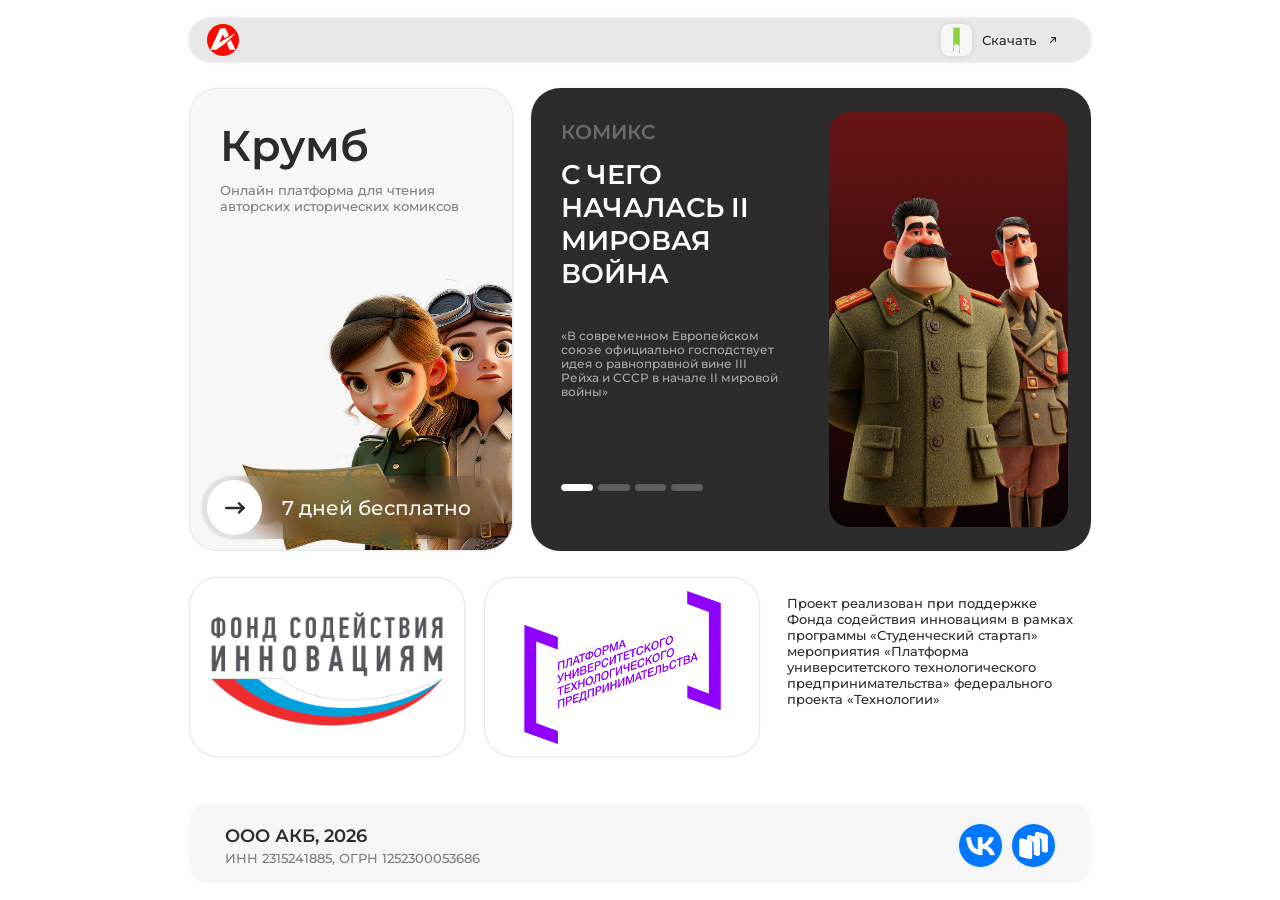
<file: index.html>
<!DOCTYPE html>
<html lang="ru">
  <head>
    <meta charset="UTF-8" />
    <meta http-equiv="refresh" content="0; url=pages/index.html" />
    <meta name="viewport" content="width=device-width, initial-scale=1.0" />
    <title>Крумб</title>
    <link
      rel="icon"
      href="assets/index/icon-logo-comics.svg"
      type="image/svg+xml"
    />
    <link rel="canonical" href="pages/index.html" />
    <script>
      location.replace("pages/index.html");
    </script>
  </head>
  <body>
    <p>
      <a href="pages/index.html">Перейти на главную</a>
      ·
      <a href="pages/subscribe.html">Подписка</a>
    </p>
  </body>
</html>
</file>
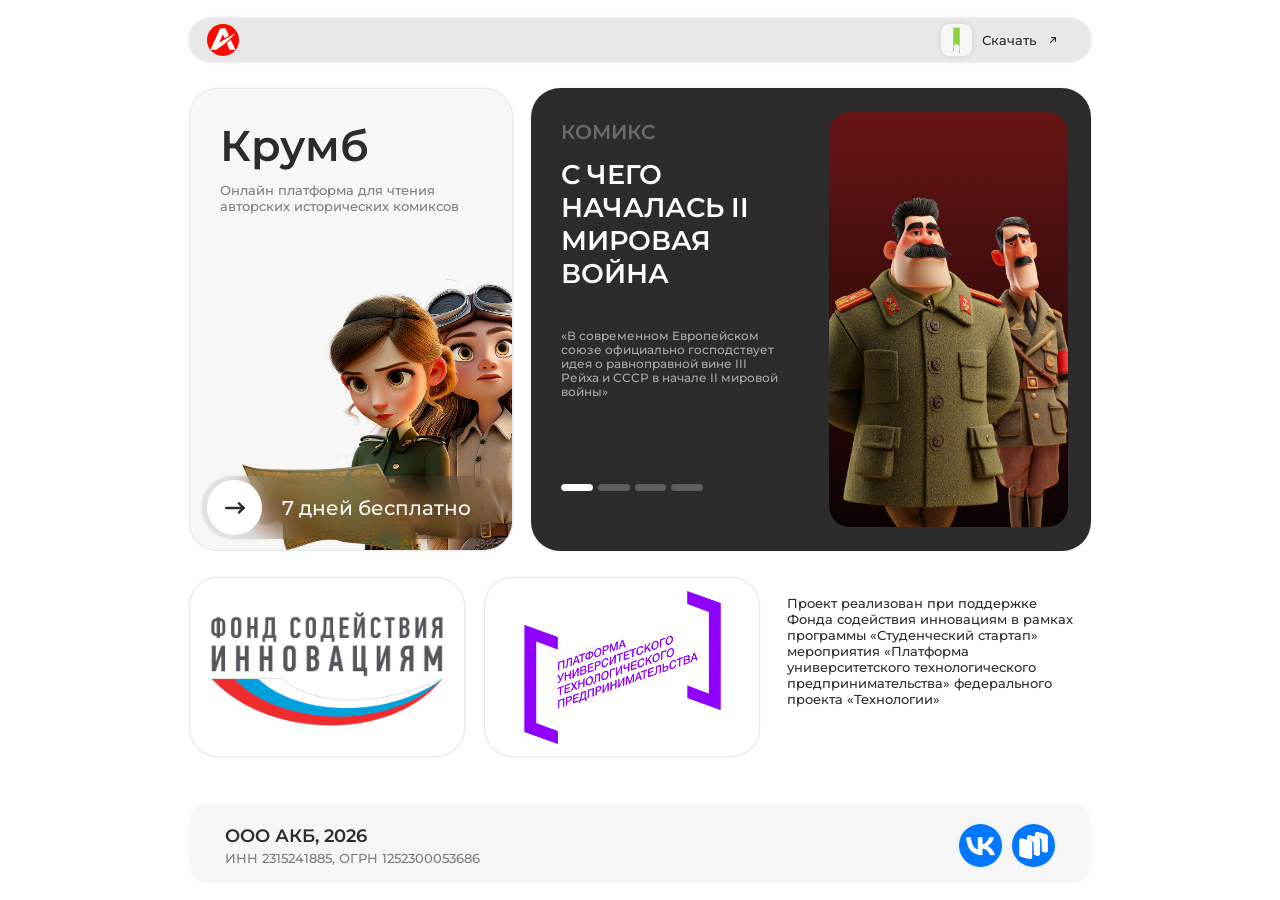
<file: pages/index.html>
<!DOCTYPE html>
<html
  lang="ru"
  data-artboard-w="1920"
  data-artboard-h="1080"
  data-artboard-w-mobile="440"
  data-artboard-h-mobile="0"
>
  <head>
    <meta charset="UTF-8" />
    <meta name="viewport" content="width=device-width, initial-scale=1.0" />
    <title>Крумб — стартап</title>
    <link
      rel="icon"
      href="../assets/index/icon-logo-comics.svg"
      type="image/svg+xml"
    />
    <link rel="preconnect" href="https://fonts.googleapis.com" />
    <link rel="preconnect" href="https://fonts.gstatic.com" crossorigin />
    <link
      href="https://fonts.googleapis.com/css2?family=Montserrat:wght@400;500;600&display=swap"
      rel="stylesheet"
    />
    <link rel="stylesheet" href="../css/reset.css" />
    <link rel="stylesheet" href="../css/tokens.css" />
    <link rel="stylesheet" href="../css/layout.css" />
    <link rel="stylesheet" href="../css/index.css" />
    <link rel="stylesheet" href="../css/startup.css" />
  </head>
  <body>
    <div class="page page-startup">
      <header class="header">
        <div class="header__bar">
          <span class="header__logo" aria-hidden="true">
            <img src="../assets/index/icon-logo.png" alt="" width="38" height="38" />
          </span>
          <div class="header__actions">
            <a
              class="header__download"
              href="https://www.rustore.ru/catalog/app/com.comics.rneapp"
              target="_blank"
              rel="noopener noreferrer"
              aria-label="Скачать в RuStore"
            >
              <span class="header__download-icon">
                <img
                  src="../assets/index/icon-logo-comics.svg"
                  alt=""
                  width="38"
                  height="38"
                />
              </span>
              <span class="header__download-label">Скачать</span>
              <img
                class="header__download-arrow"
                src="../assets/index/icon-arrow-link.svg"
                alt=""
                width="8"
                height="8"
              />
            </a>
          </div>
        </div>
      </header>
      <main>
        <div class="hero-row">
          <section class="brand" aria-label="Крумб">
            <div class="brand__card">
              <h1 class="brand__title">Крумб</h1>
              <p class="brand__subtitle">
                Онлайн платформа для чтения авторских исторических комиксов
              </p>
              <div class="brand__art" aria-hidden="true">
                <img
                  src="../assets/index/img-left-div.png"
                  alt=""
                  width="417"
                  height="364"
                />
              </div>
              <div
                class="brand__slider"
                data-slider
                data-slider-href="https://www.rustore.ru/catalog/app/com.comics.rneapp"
              >
                <div class="brand__slider-label-wrap" data-slider-mask>
                  <p class="brand__slider-label">7 дней бесплатно</p>
                </div>
                <button
                  class="brand__slider-knob"
                  type="button"
                  data-slider-knob
                  aria-label="Проведите, чтобы продолжить"
                >
                  <img
                    src="../assets/index/icon-arrow-slider.svg"
                    alt=""
                    width="66"
                    height="66"
                  />
                </button>
              </div>
            </div>
          </section>

          <section
            class="featured"
            aria-label="Комиксы"
            data-featured-carousel
          >
            <div class="featured__card">
              <div class="featured__stage">
                <div class="featured__copy">
                  <p class="featured__eyebrow">КОМИКС</p>
                  <div class="featured__copy-slot is-active" data-featured-copy-a>
                    <h2 class="featured__title" data-featured-title></h2>
                    <p class="featured__quote" data-featured-quote></p>
                  </div>
                  <div class="featured__copy-slot" data-featured-copy-b aria-hidden="true">
                    <h2 class="featured__title" data-featured-title></h2>
                    <p class="featured__quote" data-featured-quote></p>
                  </div>
                </div>
                <div class="featured__media">
                  <div class="featured__media-slot is-active" data-featured-media-a>
                    <img data-featured-img alt="" width="287" height="499" />
                  </div>
                  <div class="featured__media-slot" data-featured-media-b aria-hidden="true">
                    <img data-featured-img alt="" width="287" height="499" />
                  </div>
                </div>
              </div>
              <div class="featured__dots" role="tablist" aria-label="Слайды">
                <button
                  class="featured__dot is-active"
                  type="button"
                  role="tab"
                  aria-selected="true"
                  aria-label="Слайд 1"
                  data-featured-dot
                  data-index="0"
                >
                  <span class="featured__dot-fill" aria-hidden="true"></span>
                </button>
                <button
                  class="featured__dot"
                  type="button"
                  role="tab"
                  aria-selected="false"
                  aria-label="Слайд 2"
                  data-featured-dot
                  data-index="1"
                >
                  <span class="featured__dot-fill" aria-hidden="true"></span>
                </button>
                <button
                  class="featured__dot"
                  type="button"
                  role="tab"
                  aria-selected="false"
                  aria-label="Слайд 3"
                  data-featured-dot
                  data-index="2"
                >
                  <span class="featured__dot-fill" aria-hidden="true"></span>
                </button>
                <button
                  class="featured__dot"
                  type="button"
                  role="tab"
                  aria-selected="false"
                  aria-label="Слайд 4"
                  data-featured-dot
                  data-index="3"
                >
                  <span class="featured__dot-fill" aria-hidden="true"></span>
                </button>
              </div>
            </div>
            <div
              class="featured__swipe"
              data-featured-swipe
              aria-hidden="true"
            ></div>
          </section>
        </div>

        <section class="partners" aria-label="Партнёры">
          <div class="partners__card partners__card--fond">
            <img
              class="partners__logo"
              src="../assets/img-fond-sodeystvia-innovacian.png"
              alt="Фонд содействия инновациям"
              width="332"
              height="172"
            />
          </div>
          <div class="partners__card partners__card--utp">
            <img
              class="partners__logo"
              src="../assets/img-platfoma-utp.png"
              alt="Платформа университетского технологического предпринимательства"
              width="240"
              height="186"
            />
          </div>
          <p class="partners__text">
            Проект реализован при поддержке Фонда содействия инновациям в рамках
            программы «Студенческий стартап» мероприятия «Платформа
            университетского технологического предпринимательства» федерального
            проекта «Технологии»
          </p>
        </section>

        <footer class="footer footer--no-legal">
          <div class="footer__card">
            <div class="footer__company">
              <p class="footer__company-name">ООО АКБ, 2026</p>
              <p class="footer__company-meta">
                ИНН 2315241885, ОГРН 1252300053686
              </p>
            </div>
            <div class="footer__socials">
              <a
                class="footer__vk"
                href="https://vk.ru/club233293559"
                target="_blank"
                rel="noopener noreferrer"
                aria-label="ВКонтакте"
              >
                <img
                  src="../assets/index/icon-vk.png"
                  alt=""
                  width="52"
                  height="52"
                />
              </a>
              <a
                class="footer__rustore"
                href="https://www.rustore.ru/catalog/app/com.comics.rneapp"
                target="_blank"
                rel="noopener noreferrer"
                aria-label="RuStore"
              >
                <img
                  src="../assets/index/icon-rustore.png"
                  alt=""
                  width="52"
                  height="52"
                />
              </a>
            </div>
          </div>
        </footer>
      </main>
    </div>
    <div class="viewport-unsupported" hidden>
      Мы пока не поддерживаем этот формат. Откройте страницу на компьютере.
    </div>

    <script src="../js/design-viewport.js"></script>
    <script src="../js/slide-unlock.js"></script>
    <script src="../js/featured-carousel.js"></script>
  </body>
</html>
</file>
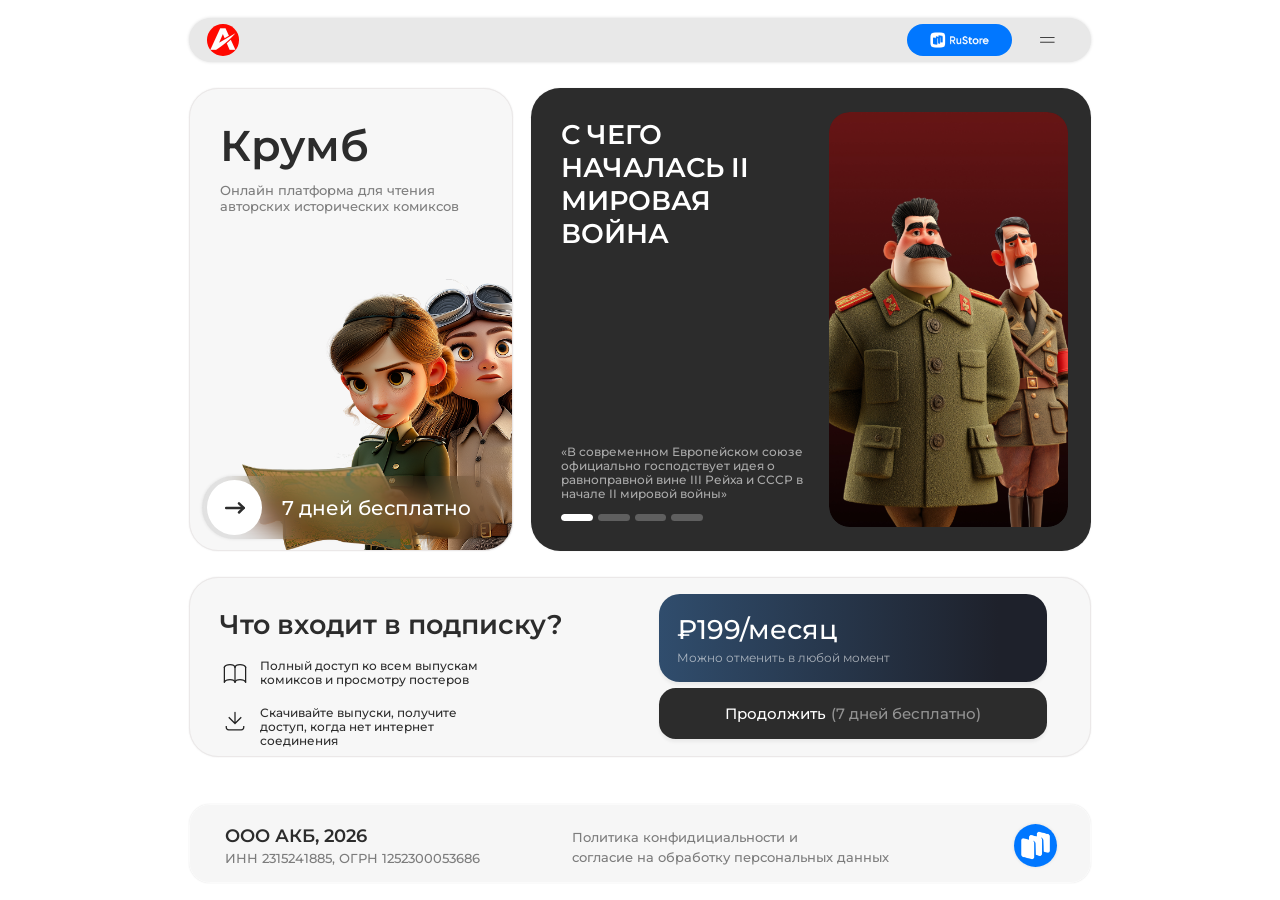
<file: pages/subscribe.html>
<!DOCTYPE html>
<html
  lang="ru"
  data-artboard-w="1920"
  data-artboard-h="1080"
  data-artboard-w-mobile="440"
  data-artboard-h-mobile="0"
>
  <head>
    <meta charset="UTF-8" />
    <meta name="viewport" content="width=device-width, initial-scale=1.0" />
    <title>Крумб</title>
    <link
      rel="icon"
      href="../assets/index/icon-logo-comics.svg"
      type="image/svg+xml"
    />
    <link rel="preconnect" href="https://fonts.googleapis.com" />
    <link rel="preconnect" href="https://fonts.gstatic.com" crossorigin />
    <link
      href="https://fonts.googleapis.com/css2?family=Montserrat:wght@400;500;600&display=swap"
      rel="stylesheet"
    />
    <link rel="stylesheet" href="../css/reset.css" />
    <link rel="stylesheet" href="../css/tokens.css" />
    <link rel="stylesheet" href="../css/layout.css" />
    <link rel="stylesheet" href="../css/index.css" />
  </head>
  <body>
    <div class="page page-index">
      <header class="header">
        <div class="header__bar">
          <span class="header__logo" aria-hidden="true">
            <img src="../assets/index/icon-logo.png" alt="" width="38" height="38" />
          </span>
          <div class="header__actions">
            <a
              class="header__rustore"
              href="https://www.rustore.ru/"
              target="_blank"
              rel="noopener noreferrer"
              aria-label="RuStore"
            >
              <img
                src="../assets/index/button-rustore.png"
                alt=""
                width="126"
                height="38"
              />
            </a>
            <span class="header__menu" aria-hidden="true">
              <img
                src="../assets/index/icon-burger-menu.svg"
                alt=""
                width="21"
                height="8"
              />
            </span>
          </div>
        </div>
      </header>
      <main>
        <div class="hero-row">
          <section class="brand" aria-label="Крумб">
            <div class="brand__card">
              <h1 class="brand__title">Крумб</h1>
              <p class="brand__subtitle">
                Онлайн платформа для чтения авторских исторических комиксов
              </p>
              <div class="brand__art" aria-hidden="true">
                <img
                  src="../assets/index/img-left-div.png"
                  alt=""
                  width="417"
                  height="364"
                />
              </div>
              <div class="brand__slider" data-slider>
                <div class="brand__slider-label-wrap" data-slider-mask>
                  <p class="brand__slider-label">7 дней бесплатно</p>
                </div>
                <button
                  class="brand__slider-knob"
                  type="button"
                  data-slider-knob
                  aria-label="Проведите, чтобы продолжить"
                >
                  <img
                    src="../assets/index/icon-arrow-slider.svg"
                    alt=""
                    width="66"
                    height="66"
                  />
                </button>
              </div>
            </div>
          </section>

          <section
            class="featured"
            aria-label="Комиксы"
            data-featured-carousel
          >
            <div class="featured__card">
              <div class="featured__stage">
                <div class="featured__copy">
                  <div class="featured__copy-slot is-active" data-featured-copy-a>
                    <h2 class="featured__title" data-featured-title></h2>
                    <p class="featured__quote" data-featured-quote></p>
                  </div>
                  <div class="featured__copy-slot" data-featured-copy-b aria-hidden="true">
                    <h2 class="featured__title" data-featured-title></h2>
                    <p class="featured__quote" data-featured-quote></p>
                  </div>
                </div>
                <div class="featured__media">
                  <div class="featured__media-slot is-active" data-featured-media-a>
                    <img data-featured-img alt="" width="287" height="499" />
                  </div>
                  <div class="featured__media-slot" data-featured-media-b aria-hidden="true">
                    <img data-featured-img alt="" width="287" height="499" />
                  </div>
                </div>
              </div>
              <div class="featured__dots" role="tablist" aria-label="Слайды">
                <button
                  class="featured__dot is-active"
                  type="button"
                  role="tab"
                  aria-selected="true"
                  aria-label="Слайд 1"
                  data-featured-dot
                  data-index="0"
                >
                  <span class="featured__dot-fill" aria-hidden="true"></span>
                </button>
                <button
                  class="featured__dot"
                  type="button"
                  role="tab"
                  aria-selected="false"
                  aria-label="Слайд 2"
                  data-featured-dot
                  data-index="1"
                >
                  <span class="featured__dot-fill" aria-hidden="true"></span>
                </button>
                <button
                  class="featured__dot"
                  type="button"
                  role="tab"
                  aria-selected="false"
                  aria-label="Слайд 3"
                  data-featured-dot
                  data-index="2"
                >
                  <span class="featured__dot-fill" aria-hidden="true"></span>
                </button>
                <button
                  class="featured__dot"
                  type="button"
                  role="tab"
                  aria-selected="false"
                  aria-label="Слайд 4"
                  data-featured-dot
                  data-index="3"
                >
                  <span class="featured__dot-fill" aria-hidden="true"></span>
                </button>
              </div>
            </div>
            <div
              class="featured__swipe"
              data-featured-swipe
              aria-hidden="true"
            ></div>
          </section>
        </div>

        <section class="subscribe" aria-label="Подписка">
          <div class="subscribe__card">
            <div class="subscribe__left">
              <h2 class="subscribe__title">Что входит в подписку?</h2>
              <ul class="subscribe__features">
                <li class="subscribe__feature">
                  <img
                    class="subscribe__feature-icon"
                    src="../assets/index/icon-book.svg"
                    alt=""
                    width="36"
                    height="36"
                  />
                  <p class="subscribe__feature-text">
                    Полный доступ ко всем выпускам комиксов и просмотру постеров
                  </p>
                </li>
                <li class="subscribe__feature">
                  <img
                    class="subscribe__feature-icon"
                    src="../assets/index/icon-download.svg"
                    alt=""
                    width="36"
                    height="36"
                  />
                  <p class="subscribe__feature-text">
                    Скачивайте выпуски, получите доступ, когда нет интернет
                    соединения
                  </p>
                </li>
              </ul>
            </div>
            <div class="subscribe__right">
              <div class="subscribe__price">
                <p class="subscribe__price-value">₽199/месяц</p>
                <p class="subscribe__price-note">Можно отменить в любой момент</p>
              </div>
              <span class="subscribe__cta" aria-hidden="true">
                <span class="subscribe__cta-main">Продолжить</span>
                <span class="subscribe__cta-free">(7 дней бесплатно)</span>
              </span>
            </div>
          </div>
        </section>

        <footer class="footer">
          <div class="footer__card">
            <div class="footer__company">
              <p class="footer__company-name">ООО АКБ, 2026</p>
              <p class="footer__company-meta">
                ИНН 2315241885, ОГРН 1252300053686
              </p>
            </div>
            <div class="footer__legal">
              <button
                type="button"
                class="footer__legal-link"
                data-legal-open="privacy"
              >
                <span class="footer__legal-line"
                  >Политика конфидициальности и</span
                >
                <span class="footer__legal-line"
                  >согласие на обработку персональных данных</span
                >
              </button>
            </div>
            <a
              class="footer__rustore"
              href="https://www.rustore.ru/"
              target="_blank"
              rel="noopener noreferrer"
              aria-label="RuStore"
            >
              <img
                src="../assets/index/icon-rustore.png"
                alt=""
                width="52"
                height="52"
              />
            </a>
          </div>
        </footer>
      </main>
    </div>
    <div class="viewport-unsupported" hidden>
      Мы пока не поддерживаем этот формат. Откройте страницу на компьютере.
    </div>

    <div
      class="legal-modal"
      data-legal-modal
      hidden
      aria-hidden="true"
    >
      <div class="legal-modal__backdrop" data-legal-close tabindex="-1"></div>
      <div
        class="legal-modal__dialog"
        role="dialog"
        aria-modal="true"
        aria-labelledby="legal-modal-title"
      >
        <button
          type="button"
          class="legal-modal__close"
          data-legal-close
          aria-label="Закрыть"
        >
          <span class="legal-modal__close-icon" aria-hidden="true"></span>
        </button>
        <h2 class="legal-modal__title" id="legal-modal-title"></h2>
        <div class="legal-modal__body" data-legal-body></div>
      </div>
    </div>

    <template id="legal-template-privacy">
      <p>
        Политика конфиденциальности и обработки персональных данных мобильного
        приложения «Крумб».
      </p>

      <h3>1. Общие положения</h3>
      <p>
        1.1. Настоящая Политика конфиденциальности (далее — Политика) действует в
        отношении всей информации, которую Оператор может получить о Пользователе
        во время использования им мобильного приложения «Крумб» (далее —
        Приложение).
      </p>
      <p>
        1.2. Использование Приложения означает безоговорочное согласие
        Пользователя с настоящей Политикой и указанными в ней условиями обработки
        его персональных данных. В случае несогласия с этими условиями
        Пользователь должен воздержаться от использования Приложения.
      </p>
      <p>1.3. Сведения об Операторе:</p>
      <ul>
        <li>Наименование: ООО «АЛЬБЕРТ КУТУКОВ БИЗНЕС»</li>
        <li>
          Юридический адрес: Краснодарский край, г.&nbsp;Новороссийск,
          ул.&nbsp;Мира, д.&nbsp;37, кв.&nbsp;82
        </li>
        <li>ОГРН: 1252300053686</li>
        <li>ИНН / КПП: 2315241885 / 231501001</li>
      </ul>

      <h3>2. Цели сбора и обработки персональных данных</h3>
      <p>
        2.1. Оператор собирает и хранит только те персональные данные, которые
        необходимы для предоставления сервисов Приложения и исполнения соглашений
        с Пользователем.
      </p>
      <p>
        2.2. Персональные данные Пользователя Оператор обрабатывает в следующих
        целях:
      </p>
      <ul>
        <li>
          Создание и управление учетной записью (Профилем) Пользователя.
        </li>
        <li>
          Идентификация и авторизация Пользователя в Приложении, в том числе с
          использованием сторонних сервисов (Яндекс ID, VK ID).
        </li>
        <li>
          Проведение оплат и обработка транзакций через интегрированные системы
          интернет-эквайринга.
        </li>
        <li>
          Связь с Пользователем, включая направление уведомлений, запросов и
          информации, касающихся использования Приложения, а также обработка
          запросов от Пользователя.
        </li>
      </ul>

      <h3>3. Перечень обрабатываемых персональных данных</h3>
      <p>
        3.1. В рамках Приложения Оператор обрабатывает следующие данные:
      </p>
      <ul>
        <li>Фамилия, Имя, Отчество (ФИО).</li>
        <li>Адрес электронной почты (e-mail).</li>
        <li>Контактный номер телефона.</li>
        <li>Данные учетной записи (Профиля).</li>
      </ul>
      <p>
        3.2. Данные, получаемые при авторизации через сторонние сервисы (Яндекс,
        ВКонтакте): в случае, если Пользователь регистрируется или авторизуется в
        Приложении с использованием учетных записей ООО «ЯНДЕКС» (Яндекс ID) или
        ООО «ВК» (VK ID), Оператор получает данные из публичного профиля
        Пользователя в соответствующем сервисе. К таким данным могут относиться:
        имя, фамилия, адрес электронной почты, номер телефона, идентификатор
        пользователя (ID), аватар (фотография профиля). Объем передаваемых данных
        определяется настройками приватности Пользователя в соответствующих
        сервисах и согласием, предоставляемым Пользователем в момент авторизации.
      </p>
      <p>
        3.3. Данные для оплаты: Приложение осуществляет сбор данных для проведения
        оплаты через сторонние сервисы эквайринга. Платежные реквизиты (номера
        банковских карт, CVV-коды и т.д.) не сохраняются на серверах Оператора; их
        обработка осуществляется исключительно на стороне защищенного платежного
        шлюза банка-партнера в соответствии со стандартами безопасности PCI DSS.
      </p>

      <h3>
        4. Условия обработки персональных данных и их передачи третьим лицам
      </h3>
      <p>
        4.1. Обработка персональных данных осуществляется с использованием средств
        автоматизации и без их использования.
      </p>
      <p>
        4.2. В отношении персональных данных Пользователя сохраняется их
        конфиденциальность, кроме случаев добровольного предоставления
        Пользователем информации о себе для общего доступа неограниченному кругу
        лиц.
      </p>
      <p>
        4.3. Взаимодействие со сторонними сервисами авторизации: при использовании
        авторизации через Яндекс ID или VK ID обработка данных также регулируется
        политиками конфиденциальности соответствующих сервисов (ООО «ЯНДЕКС» и ООО
        «ВК»). Оператор не передает пароли от учетных записей сторонних сервисов
        третьим лицам и не имеет к ним доступа.
      </p>
      <p>
        4.4. Оператор вправе передать персональные данные Пользователя третьим
        лицам в следующих случаях:
      </p>
      <ul>
        <li>
          Передача необходима для использования Пользователем определенной функции
          Приложения (например, передача необходимого минимума данных
          банку-эквайеру для завершения платежа).
        </li>
        <li>
          Передача предусмотрена российским или иным применимым законодательством
          в рамках установленной процедуры (по запросу правоохранительных органов
          и т.д.).
        </li>
      </ul>

      <h3>5. Меры по защите персональных данных</h3>
      <p>
        5.1. Оператор принимает необходимые и достаточные организационные и
        технические меры для защиты персональной информации Пользователя от
        неправомерного или случайного доступа, уничтожения, изменения,
        блокирования, копирования, распространения, а также от иных неправомерных
        действий с ней третьих лиц.
      </p>

      <h3>6. Права пользователя</h3>
      <p>6.1. Пользователь имеет право:</p>
      <ul>
        <li>
          Требовать уточнения своих персональных данных, их блокирования или
          уничтожения в случае, если данные являются неполными, устаревшими или
          неточными.
        </li>
        <li>
          Отозвать согласие на обработку персональных данных (включая данные,
          полученные при авторизации через Яндекс или ВК) путем удаления своего
          Профиля в настройках Приложения или направления соответствующего
          письменного запроса Оператору. Отзыв согласия влечет за собой
          невозможность дальнейшего использования аккаунта.
        </li>
      </ul>

      <h3>7. Контактная информация</h3>
      <p>
        7.1. Все предложения или вопросы по поводу настоящей Политики Пользователь
        вправе направлять на корпоративную электронную почту компании:
        <a href="mailto:inbox@albertkutukov.ru">inbox@albertkutukov.ru</a>.
      </p>
      <p>
        7.2. Письменные обращения также принимаются по юридическому адресу
        Оператора, указанному в п.&nbsp;1.3 настоящей Политики.
      </p>
    </template>

    <script src="../js/design-viewport.js"></script>
    <script src="../js/slide-unlock.js"></script>
    <script src="../js/featured-carousel.js"></script>
    <script src="../js/legal-modal.js"></script>
  </body>
</html>
</file>
<file: css/tokens.css>
:root {
  --color-bg: #ffffff;
  --color-text: #2c2c2c;
  --color-text-muted: rgba(44, 44, 44, 0.6);
  --font-family-base: "Montserrat", system-ui, sans-serif;

  /* Header (Frame 1597884534, node 46:15) */
  --color-header-bg: #e8e8e8;
  --color-header-shadow: rgba(0, 0, 0, 0.15);

  /* Brand / left card (Frame 1597884529, node 3:126) */
  --color-brand-card-bg: #f7f7f7;
  --color-brand-card-border: #ebe8e8;
  --color-brand-slider-bg: rgba(44, 44, 44, 0.1);
  --color-brand-slider-shadow: rgba(0, 0, 0, 0.1);

  /* Featured carousel (Frame 1:29 + slides) */
  --color-featured-bg: #2c2c2c;
  --color-featured-quote: rgba(255, 255, 255, 0.6);
  --color-featured-dot: #5f5f5f;
  --color-featured-dot-active: #ffffff;

  /* Subscribe (Frame 55:70) */
  --color-subscribe-bg: #f7f7f7;
  --color-subscribe-border: #ebe8e8;
  --color-subscribe-price-from: #304d6d;
  --color-subscribe-price-to: #1e212b;
  --color-subscribe-cta: #2c2c2c;
  --color-subscribe-cta-muted: #939393;

  /* Footer (Frame 38:17) */
  --color-footer-bg: #f6f6f6;
  --color-footer-border: #fbfbfb;

  /* Артборд и контентная область */
  --page-width: 1920;
  --page-width-mobile: 440;
  --content-width: 1083;
  --content-width-mobile: 396;

  /* Высоты артборда — ориентир Figma */
  --page-height-main-desktop: 1080;
  /* TODO: mobile artboard height */
  --page-height-main-mobile: 0;
}
</file>
<file: css/layout.css>
/*
 * Adaptive layout — margin-first fit + mobile breakpoint.
 * Desktop: scale 1 пока поля до контента ≥20px; иначе / при росте — пропорциональный scale, cap 4K.
 * Mobile: scale 100vw/440; порог w<1200 || h<600.
 */
html {
  overflow-x: clip;
  /* fallback до design-viewport.js */
  font-size: calc(100vw / 1920);
}

html,
body {
  margin: 0;
  background: var(--color-bg, #ffffff);
}

.page {
  position: relative;
  width: calc(var(--design-w, 1920) * 1rem);
  margin: 0 auto;
  min-height: 100%;
}

/* Desktop: fit-scale из JS (--fit-fs); центрирование в viewport */
html[data-layout="desktop"] {
  height: 100%;
  overflow: hidden;
  font-size: var(--fit-fs, calc(100vw / var(--design-w, 1920)));
}

html[data-layout="desktop"] body {
  display: flex;
  align-items: center;
  justify-content: center;
  height: 100%;
  overflow: hidden;
}

html[data-layout="desktop"] .page {
  flex-shrink: 0;
  width: calc(var(--design-w, 1920) * 1rem);
  height: calc(var(--page-height-main-desktop, 1080) * 1rem);
  margin: 0;
  overflow: hidden;
}

/* Mobile: scale по ширине; page scroll разрешён */
html[data-layout="mobile"][data-viewport="ok"] {
  font-size: calc(100vw / var(--design-w, 440));
}

html[data-layout="mobile"][data-viewport="ok"] body {
  display: block;
  overflow-y: auto;
}

html[data-layout="mobile"][data-viewport="ok"] .page {
  height: auto;
  min-height: 100%;
  overflow: visible;
}

/* Заглушка: обычный px, без rem-scale */
html[data-layout="mobile"][data-viewport="unsupported"] {
  font-size: 16px;
}

.viewport-unsupported {
  position: fixed;
  inset: 0;
  display: flex;
  align-items: center;
  justify-content: center;
  padding: 24px;
  box-sizing: border-box;
  background: var(--color-bg, #ffffff);
  color: var(--color-text, #2c2c2c);
  font-family: var(--font-family-base, system-ui, sans-serif);
  font-size: 18px;
  font-weight: 500;
  line-height: 1.4;
  text-align: center;
  max-width: 100%;
  z-index: 1000;
}

.viewport-unsupported[hidden] {
  display: none !important;
}

html[data-viewport="unsupported"] .page {
  display: none !important;
}

html[data-viewport="unsupported"] .viewport-unsupported {
  display: flex !important;
}

html[data-viewport="unsupported"] .viewport-unsupported[hidden] {
  display: flex !important;
}
</file>
<file: css/index.css>
/* Header — desktop (Frame 1597884534, Figma 46:15)
   Механика: docs/header-behavior.md (fixed + spacer + pointer-events) */

html[data-layout="desktop"] .page-index::before {
  content: "";
  display: block;
  height: calc(22rem + 52rem);
}

html[data-layout="desktop"] .header {
  position: absolute;
  top: 22rem;
  left: 0;
  right: 0;
  z-index: 100;
  width: calc(var(--design-w, 1920) * 1rem);
  max-width: 100%;
  margin-inline: auto;
  pointer-events: none;
}

html[data-layout="desktop"] .header__bar {
  display: flex;
  align-items: center;
  justify-content: space-between;
  width: 1083rem;
  height: 52rem;
  margin: 0 auto;
  padding: 0 42rem 0 22rem;
  box-sizing: border-box;
  border-radius: 39rem;
  background: var(--color-header-bg);
  box-shadow: 0 0 4rem var(--color-header-shadow);
  pointer-events: none;
}

html[data-layout="desktop"] .header__logo {
  display: block;
  flex-shrink: 0;
  width: 38rem;
  height: 38rem;
  border-radius: 50%;
  overflow: hidden;
}

html[data-layout="desktop"] .header__logo img {
  display: block;
  width: 100%;
  height: 100%;
  object-fit: cover;
}

html[data-layout="desktop"] .header__actions {
  display: flex;
  align-items: center;
  gap: 32rem;
  flex-shrink: 0;
}

html[data-layout="desktop"] .header__rustore {
  display: block;
  flex-shrink: 0;
  width: 126rem;
  height: 38rem;
  border-radius: 35rem;
  overflow: hidden;
  pointer-events: auto;
  cursor: pointer;
}

html[data-layout="desktop"] .header__rustore img {
  display: block;
  width: 100%;
  height: 100%;
  object-fit: cover;
}

html[data-layout="desktop"] .header__menu {
  display: block;
  flex-shrink: 0;
  width: 21rem;
  height: 8rem;
}

html[data-layout="desktop"] .header__menu img {
  display: block;
  width: 100%;
  height: 100%;
  object-fit: contain;
}

/* Header — mobile: fixed (sticky при scroll), как Kutukov; blur не нужен — bg непрозрачный */

html[data-layout="mobile"] .page-index::before {
  content: "";
  display: block;
  height: calc(22rem + 52rem);
}

html[data-layout="mobile"] .header {
  position: fixed;
  top: 22rem;
  left: 0;
  right: 0;
  z-index: 100;
  width: calc(var(--design-w, 440) * 1rem);
  max-width: 100%;
  margin-inline: auto;
  pointer-events: none;
}

html[data-layout="mobile"] .header__bar {
  display: flex;
  align-items: center;
  justify-content: space-between;
  width: 396rem;
  height: 52rem;
  margin: 0 auto;
  padding: 0 22rem 0 12rem;
  box-sizing: border-box;
  border-radius: 39rem;
  background: var(--color-header-bg);
  box-shadow: 0 0 4rem var(--color-header-shadow);
  pointer-events: none;
}

html[data-layout="mobile"] .header__logo {
  display: block;
  flex-shrink: 0;
  width: 38rem;
  height: 38rem;
  border-radius: 50%;
  overflow: hidden;
}

html[data-layout="mobile"] .header__logo img {
  display: block;
  width: 100%;
  height: 100%;
  object-fit: cover;
}

html[data-layout="mobile"] .header__actions {
  display: flex;
  align-items: center;
  gap: 20rem;
  flex-shrink: 0;
}

html[data-layout="mobile"] .header__rustore {
  display: block;
  flex-shrink: 0;
  width: 126rem;
  height: 38rem;
  border-radius: 35rem;
  overflow: hidden;
  pointer-events: auto;
  cursor: pointer;
}

html[data-layout="mobile"] .header__rustore img {
  display: block;
  width: 100%;
  height: 100%;
  object-fit: cover;
}

html[data-layout="mobile"] .header__menu {
  display: block;
  flex-shrink: 0;
  width: 21rem;
  height: 8rem;
}

html[data-layout="mobile"] .header__menu img {
  display: block;
  width: 100%;
  height: 100%;
  object-fit: contain;
}

/* Brand / left card — desktop only (Frame 1597884529, Figma 3:126) */

html[data-layout="desktop"] .hero-row {
  display: flex;
  flex-direction: row;
  align-items: flex-start;
  gap: 22rem;
  width: 1083rem;
  margin: 32rem auto 0;
}

html[data-layout="desktop"] .brand {
  flex-shrink: 0;
  width: 389rem;
  margin: 0;
}

html[data-layout="desktop"] .brand__card {
  position: relative;
  width: 389rem;
  height: 555rem;
  box-sizing: border-box;
  overflow: hidden;
  border: 1rem solid var(--color-brand-card-border);
  border-radius: 35rem;
  background: var(--color-brand-card-bg);
  box-shadow: 0 0 2rem rgba(0, 0, 0, 0.1);
}

html[data-layout="desktop"] .brand__title,
html[data-layout="mobile"] .brand__title {
  position: absolute;
  left: 36rem;
  top: 36rem;
  z-index: 2;
  margin: 0;
  font-family: var(--font-family-base);
  font-size: 52rem;
  font-weight: 600;
  line-height: normal;
  color: var(--color-text);
  white-space: nowrap;
}

html[data-layout="desktop"] .brand__subtitle,
html[data-layout="mobile"] .brand__subtitle {
  position: absolute;
  left: 36rem;
  top: 111rem;
  z-index: 2;
  width: 317rem;
  margin: 0;
  font-family: var(--font-family-base);
  font-size: 16rem;
  font-weight: 500;
  line-height: normal;
  color: var(--color-text-muted);
}

html[data-layout="desktop"] .brand__art,
html[data-layout="mobile"] .brand__art {
  position: absolute;
  left: 62rem;
  top: 216rem;
  z-index: 1;
  width: 417rem;
  height: 364rem;
  pointer-events: none;
}

html[data-layout="desktop"] .brand__art img,
html[data-layout="mobile"] .brand__art img {
  display: block;
  width: 100%;
  height: 100%;
  object-fit: cover;
  object-position: center top;
}

html[data-layout="desktop"] .brand__slider,
html[data-layout="mobile"] .brand__slider {
  position: absolute;
  left: 15rem;
  top: 464rem;
  z-index: 3;
  width: 359rem;
  height: 76rem;
  box-sizing: border-box;
  border-radius: 55rem;
  background: var(--color-brand-slider-bg);
  box-shadow: 0 0 4rem var(--color-brand-slider-shadow);
  backdrop-filter: blur(17.5rem);
  -webkit-backdrop-filter: blur(17.5rem);
  touch-action: none;
  user-select: none;
  --mask-x: 39rem;
  --mask-r: 41rem;
  --mask-wipe: 12rem;
}

/* Текст на месте; круг — ластик с мягким краем (mask), без каши из наслоения */
html[data-layout="desktop"] .brand__slider-label-wrap,
html[data-layout="mobile"] .brand__slider-label-wrap {
  position: absolute;
  inset: 0;
  z-index: 0;
  display: flex;
  align-items: center;
  justify-content: center;
  padding: 0 24rem 0 84rem;
  box-sizing: border-box;
  pointer-events: none;
  -webkit-mask-image:
    radial-gradient(
      circle at var(--mask-x) 50%,
      transparent 0,
      transparent calc(var(--mask-r) * 0.78),
      rgba(0, 0, 0, 0.35) calc(var(--mask-r) * 0.92),
      #000 var(--mask-r)
    ),
    linear-gradient(
      to right,
      transparent 0,
      transparent max(0px, calc(var(--mask-x) - var(--mask-r) + var(--mask-wipe))),
      #000 max(0px, calc(var(--mask-x) - var(--mask-r) + var(--mask-wipe)))
    );
  mask-image:
    radial-gradient(
      circle at var(--mask-x) 50%,
      transparent 0,
      transparent calc(var(--mask-r) * 0.78),
      rgba(0, 0, 0, 0.35) calc(var(--mask-r) * 0.92),
      #000 var(--mask-r)
    ),
    linear-gradient(
      to right,
      transparent 0,
      transparent max(0px, calc(var(--mask-x) - var(--mask-r) + var(--mask-wipe))),
      #000 max(0px, calc(var(--mask-x) - var(--mask-r) + var(--mask-wipe)))
    );
  -webkit-mask-composite: source-in;
  mask-composite: intersect;
}

html[data-layout="desktop"] .brand__slider-label,
html[data-layout="mobile"] .brand__slider-label {
  margin: 0;
  font-family: var(--font-family-base);
  font-size: 24rem;
  font-weight: 500;
  line-height: normal;
  color: #ffffff;
  white-space: nowrap;
  text-align: center;
}

html[data-layout="desktop"] .brand__slider-knob,
html[data-layout="mobile"] .brand__slider-knob {
  position: absolute;
  left: 6rem;
  top: 5rem;
  z-index: 1;
  width: 66rem;
  height: 66rem;
  padding: 0;
  border: none;
  background: transparent;
  cursor: grab;
  touch-action: none;
  transform: translate3d(0, 0, 0);
  will-change: transform;
}

html[data-layout="desktop"] .brand__slider-knob:active,
html[data-layout="mobile"] .brand__slider-knob:active {
  cursor: grabbing;
}

html[data-layout="desktop"] .brand__slider-knob img,
html[data-layout="mobile"] .brand__slider-knob img {
  display: block;
  width: 100%;
  height: 100%;
  pointer-events: none;
}

/* Featured carousel — desktop (Figma 1:29 + 41:131/141/151)
   Layered Mask Shift: рамка + dots статичны; copy/media dual-slot */

html[data-layout="desktop"] .featured {
  flex-shrink: 0;
  width: 672rem;
}

html[data-layout="desktop"] .featured__card {
  position: relative;
  width: 672rem;
  height: 555rem;
  box-sizing: border-box;
  overflow: hidden;
  border-radius: 35rem;
  background: var(--color-featured-bg);
  box-shadow: 0 0 2rem rgba(0, 0, 0, 0.1);
}

html[data-layout="desktop"] .featured__stage,
html[data-layout="mobile"] .featured__stage {
  position: absolute;
  inset: 0;
  overflow: hidden;
  pointer-events: none;
}

html[data-layout="desktop"] .featured__copy,
html[data-layout="mobile"] .featured__copy {
  position: absolute;
  left: 36rem;
  top: 36rem;
  bottom: 52rem;
  width: 296rem;
  z-index: 2;
}

html[data-layout="desktop"] .featured__copy-slot,
html[data-layout="mobile"] .featured__copy-slot {
  position: absolute;
  inset: 0;
  display: flex;
  flex-direction: column;
  justify-content: space-between;
  opacity: 0;
  visibility: hidden;
  transform: translate3d(0, 0, 0);
  pointer-events: none;
  transition:
    opacity 0.45s ease,
    transform 0.45s ease;
}

html[data-layout="desktop"] .featured__copy-slot.is-active,
html[data-layout="mobile"] .featured__copy-slot.is-active {
  opacity: 1;
  visibility: visible;
  z-index: 1;
}

html[data-layout="desktop"] .featured__copy-slot.is-animating,
html[data-layout="mobile"] .featured__copy-slot.is-animating {
  visibility: visible;
  transition: none;
}

html[data-layout="desktop"] .featured__copy-slot.is-enter,
html[data-layout="desktop"] .featured__copy-slot.is-exit,
html[data-layout="mobile"] .featured__copy-slot.is-enter,
html[data-layout="mobile"] .featured__copy-slot.is-exit {
  visibility: visible;
}

html[data-layout="desktop"] .featured__copy-slot.is-enter-from-right,
html[data-layout="mobile"] .featured__copy-slot.is-enter-from-right {
  opacity: 0;
  visibility: visible;
  transform: translate3d(36rem, 0, 0);
  transition: none;
}

html[data-layout="desktop"] .featured__copy-slot.is-enter-from-left,
html[data-layout="mobile"] .featured__copy-slot.is-enter-from-left {
  opacity: 0;
  visibility: visible;
  transform: translate3d(-36rem, 0, 0);
  transition: none;
}

html[data-layout="desktop"] .featured__copy-slot.is-exit-left,
html[data-layout="mobile"] .featured__copy-slot.is-exit-left {
  opacity: 0;
  transform: translate3d(-36rem, 0, 0);
}

html[data-layout="desktop"] .featured__copy-slot.is-exit-right,
html[data-layout="mobile"] .featured__copy-slot.is-exit-right {
  opacity: 0;
  transform: translate3d(36rem, 0, 0);
}

html[data-layout="desktop"] .featured__title,
html[data-layout="mobile"] .featured__title {
  margin: 0;
  max-width: 263rem;
  font-family: var(--font-family-base);
  font-size: 32rem;
  font-weight: 600;
  line-height: normal;
  color: #ffffff;
  text-transform: uppercase;
}

html[data-layout="desktop"] .featured__quote,
html[data-layout="mobile"] .featured__quote {
  margin: 0 0 8rem;
  max-width: 296rem;
  font-family: var(--font-family-base);
  font-size: 14rem;
  font-weight: 500;
  line-height: normal;
  color: var(--color-featured-quote);
}

html[data-layout="desktop"] .featured__media,
html[data-layout="mobile"] .featured__media {
  position: absolute;
  left: 357rem;
  top: 28rem;
  width: 287rem;
  height: 499rem;
  z-index: 1;
  border-radius: 25rem;
  overflow: hidden;
}

html[data-layout="desktop"] .featured__media-slot,
html[data-layout="mobile"] .featured__media-slot {
  position: absolute;
  inset: 0;
  opacity: 0;
  visibility: hidden;
  transform: translate3d(0, 0, 0);
  transition:
    opacity 0.45s ease,
    transform 0.45s ease;
}

html[data-layout="desktop"] .featured__media-slot.is-active,
html[data-layout="mobile"] .featured__media-slot.is-active {
  opacity: 1;
  visibility: visible;
  z-index: 1;
}

html[data-layout="desktop"] .featured__media-slot.is-animating,
html[data-layout="mobile"] .featured__media-slot.is-animating {
  visibility: visible;
  transition: none;
}

html[data-layout="desktop"] .featured__media-slot.is-enter,
html[data-layout="desktop"] .featured__media-slot.is-exit,
html[data-layout="mobile"] .featured__media-slot.is-enter,
html[data-layout="mobile"] .featured__media-slot.is-exit {
  visibility: visible;
}

html[data-layout="desktop"] .featured__media-slot.is-enter-from-right,
html[data-layout="mobile"] .featured__media-slot.is-enter-from-right {
  opacity: 0;
  visibility: visible;
  transform: translate3d(40rem, 0, 0);
  transition: none;
}

html[data-layout="desktop"] .featured__media-slot.is-enter-from-left,
html[data-layout="mobile"] .featured__media-slot.is-enter-from-left {
  opacity: 0;
  visibility: visible;
  transform: translate3d(-40rem, 0, 0);
  transition: none;
}

html[data-layout="desktop"] .featured__media-slot.is-exit-left,
html[data-layout="mobile"] .featured__media-slot.is-exit-left {
  opacity: 0;
  transform: translate3d(-40rem, 0, 0);
}

html[data-layout="desktop"] .featured__media-slot.is-exit-right,
html[data-layout="mobile"] .featured__media-slot.is-exit-right {
  opacity: 0;
  transform: translate3d(40rem, 0, 0);
}

html[data-layout="desktop"] .featured__media-slot img,
html[data-layout="mobile"] .featured__media-slot img {
  display: block;
  width: 100%;
  height: 100%;
  object-fit: cover;
  border-radius: 25rem;
}

html[data-layout="desktop"] .featured__dots,
html[data-layout="mobile"] .featured__dots {
  position: absolute;
  left: 36rem;
  top: 511rem;
  z-index: 4;
  display: flex;
  flex-direction: row;
  align-items: center;
  gap: 6rem;
  width: 170rem;
  height: 8rem;
}

/* Серая подложка; белый fill — scaleX 0→1 за время автосмены (JS) */
html[data-layout="desktop"] .featured__dot,
html[data-layout="mobile"] .featured__dot {
  position: relative;
  flex-shrink: 0;
  width: 38rem;
  height: 8rem;
  padding: 0;
  border: none;
  border-radius: 15rem;
  background: var(--color-featured-dot);
  overflow: hidden;
  cursor: pointer;
}

html[data-layout="desktop"] .featured__dot-fill,
html[data-layout="mobile"] .featured__dot-fill {
  position: absolute;
  left: 0;
  top: 0;
  width: 100%;
  height: 100%;
  border-radius: 15rem;
  background: var(--color-featured-dot-active);
  transform: scaleX(0);
  transform-origin: left center;
  pointer-events: none;
  will-change: transform;
}

html[data-layout="desktop"] .featured__dot:focus-visible,
html[data-layout="mobile"] .featured__dot:focus-visible {
  outline: 2rem solid #ffffff;
  outline-offset: 2rem;
}

/* Subscribe — desktop (Frame 55:70)
   hero ends 661; block top 692 → margin 31 */

html[data-layout="desktop"] .subscribe {
  width: 1083rem;
  margin: 31rem auto 0;
}

html[data-layout="desktop"] .subscribe__card {
  position: relative;
  display: flex;
  flex-direction: row;
  justify-content: space-between;
  box-sizing: border-box;
  width: 1083rem;
  height: 217rem;
  padding: 20rem 52rem 21rem 36rem;
  border: 1rem solid var(--color-subscribe-border);
  border-radius: 35rem;
  background: var(--color-subscribe-bg);
  box-shadow: 0 0 2rem rgba(0, 0, 0, 0.1);
}

html[data-layout="desktop"] .subscribe__left {
  display: flex;
  flex-direction: column;
  flex-shrink: 0;
  width: 410rem;
}

html[data-layout="desktop"] .subscribe__title {
  margin: 16rem 0 0;
  font-family: var(--font-family-base);
  font-size: 32rem;
  font-weight: 600;
  line-height: normal;
  color: var(--color-text);
  white-space: nowrap;
}

html[data-layout="desktop"] .subscribe__features {
  display: flex;
  flex-direction: column;
  gap: 21rem;
  margin: 22rem 0 0;
  padding: 0;
  list-style: none;
}

html[data-layout="desktop"] .subscribe__feature {
  display: flex;
  flex-direction: row;
  align-items: flex-start;
  gap: 12rem;
}

html[data-layout="desktop"] .subscribe__feature-icon {
  flex-shrink: 0;
  width: 36rem;
  height: 36rem;
}

html[data-layout="desktop"] .subscribe__feature-text {
  margin: 0;
  max-width: 290rem;
  font-family: var(--font-family-base);
  font-size: 14rem;
  font-weight: 500;
  line-height: normal;
  color: var(--color-text);
}

html[data-layout="desktop"] .subscribe__right {
  display: flex;
  flex-direction: column;
  flex-shrink: 0;
  gap: 8rem;
  width: 466rem;
  margin-top: 0;
}

html[data-layout="desktop"] .subscribe__price {
  box-sizing: border-box;
  width: 466rem;
  height: 106rem;
  padding: 22rem 22rem 0;
  border-radius: 25rem;
  background: linear-gradient(
    90deg,
    var(--color-subscribe-price-from) 0%,
    var(--color-subscribe-price-to) 87.5%
  );
  box-shadow: 0 4rem 4rem rgba(0, 0, 0, 0.05);
}

html[data-layout="desktop"] .subscribe__price-value {
  margin: 0;
  font-family: var(--font-family-base);
  font-size: 32rem;
  font-weight: 500;
  line-height: normal;
  color: #ffffff;
  white-space: nowrap;
}

html[data-layout="desktop"] .subscribe__price-note {
  margin: 6rem 0 0;
  font-family: var(--font-family-base);
  font-size: 14rem;
  font-weight: 400;
  line-height: normal;
  color: rgba(255, 255, 255, 0.6);
  white-space: nowrap;
}

html[data-layout="desktop"] .subscribe__cta {
  display: flex;
  align-items: center;
  justify-content: center;
  box-sizing: border-box;
  width: 466rem;
  height: 62rem;
  border-radius: 20rem;
  background: var(--color-subscribe-cta);
  box-shadow: 0 4rem 4rem rgba(0, 0, 0, 0.05);
  font-family: var(--font-family-base);
  font-size: 18rem;
  font-weight: 500;
  line-height: normal;
  white-space: nowrap;
  pointer-events: none;
  user-select: none;
}

html[data-layout="desktop"] .subscribe__cta-main {
  color: #ffffff;
}

html[data-layout="desktop"] .subscribe__cta-free {
  margin-left: 0.3em;
  color: var(--color-subscribe-cta-muted);
}

/* Footer — desktop: приклеен к низу артборда (.page), 20rem от края */

html[data-layout="desktop"] .footer {
  position: absolute;
  left: 0;
  right: 0;
  bottom: 20rem;
  z-index: 2;
  width: 1083rem;
  margin: 0 auto;
}

html[data-layout="desktop"] .footer__card {
  position: relative;
  box-sizing: border-box;
  width: 1083rem;
  height: 95rem;
  border: 1rem solid var(--color-footer-border);
  border-radius: 25rem;
  background: var(--color-footer-bg);
  box-shadow: 0 0 2rem rgba(0, 0, 0, 0.1);
}

html[data-layout="desktop"] .footer__company {
  position: absolute;
  left: 42rem;
  top: 22rem;
}

html[data-layout="desktop"] .footer__company-name {
  margin: 0;
  font-family: var(--font-family-base);
  font-size: 22rem;
  font-weight: 600;
  line-height: normal;
  color: var(--color-text);
  white-space: nowrap;
}

html[data-layout="desktop"] .footer__company-meta {
  margin: 4rem 0 0;
  font-family: var(--font-family-base);
  font-size: 16rem;
  font-weight: 500;
  line-height: normal;
  color: var(--color-text-muted);
  white-space: nowrap;
}

html[data-layout="desktop"] .footer__legal {
  position: absolute;
  left: 459rem;
  top: 29rem;
  display: block;
  max-width: 510rem;
}

html[data-layout="desktop"] .footer__legal-link {
  display: flex;
  flex-direction: column;
  align-items: flex-start;
  gap: 4rem;
  margin: 0;
  padding: 0;
  border: none;
  background: none;
  font-family: var(--font-family-base);
  font-size: 16rem;
  font-weight: 500;
  line-height: normal;
  color: var(--color-text-muted);
  text-align: left;
  white-space: nowrap;
  cursor: pointer;
  pointer-events: auto;
  user-select: none;
}

html[data-layout="desktop"] .footer__legal-line {
  display: block;
}

html[data-layout="desktop"] .footer__legal-link:hover,
html[data-layout="desktop"] .footer__legal-link:focus-visible {
  color: var(--color-text);
}

html[data-layout="desktop"] .footer__legal-link:focus-visible {
  outline: 2rem solid var(--color-text);
  outline-offset: 2rem;
}

html[data-layout="desktop"] .footer__rustore {
  position: absolute;
  left: 989rem;
  top: 22rem;
  display: block;
  width: 52rem;
  height: 52rem;
  overflow: hidden;
  border-radius: 30rem;
  box-shadow: 0 0 4rem rgba(0, 0, 0, 0.1);
  pointer-events: auto;
  cursor: pointer;
}

html[data-layout="desktop"] .footer__rustore img {
  display: block;
  width: 100%;
  height: 100%;
  object-fit: cover;
}

/* Пара иконок VK + RuStore (главная) */
html[data-layout="desktop"] .footer__socials {
  position: absolute;
  right: 42rem;
  top: 22rem;
  display: flex;
  flex-direction: row;
  align-items: center;
  gap: 12rem;
}

html[data-layout="desktop"] .footer__socials .footer__rustore,
html[data-layout="desktop"] .footer__socials .footer__vk {
  position: static;
  left: auto;
  top: auto;
  display: block;
  flex-shrink: 0;
  width: 52rem;
  height: 52rem;
  overflow: hidden;
  border-radius: 30rem;
  box-shadow: 0 0 4rem rgba(0, 0, 0, 0.1);
  pointer-events: auto;
  cursor: pointer;
}

html[data-layout="desktop"] .footer__socials .footer__vk img,
html[data-layout="desktop"] .footer__socials .footer__rustore img {
  display: block;
  width: 100%;
  height: 100%;
  object-fit: cover;
}

/* Mobile layout без макета: колонка 396, стек Brand → Featured → Subscribe → Footer */

html[data-layout="mobile"] .page-index {
  display: flex;
  flex-direction: column;
  min-height: 100vh;
  padding-bottom: 0;
}

html[data-layout="mobile"] .page-index > main {
  display: flex;
  flex-direction: column;
  flex: 1 0 auto;
  width: 100%;
}

html[data-layout="mobile"] .hero-row {
  display: flex;
  flex-direction: column;
  align-items: stretch;
  gap: 22rem;
  width: 396rem;
  margin: 24rem auto 0;
}

html[data-layout="mobile"] .brand {
  flex-shrink: 0;
  width: 396rem;
  margin: 0;
}

html[data-layout="mobile"] .brand__card {
  position: relative;
  width: 396rem;
  height: 555rem;
  box-sizing: border-box;
  overflow: hidden;
  border: 1rem solid var(--color-brand-card-border);
  border-radius: 35rem;
  background: var(--color-brand-card-bg);
  box-shadow: 0 0 2rem rgba(0, 0, 0, 0.1);
}

html[data-layout="mobile"] .brand__subtitle {
  width: 324rem;
}

html[data-layout="mobile"] .brand__slider {
  width: 366rem;
}

/* Featured: desktop-композиция через zoom (не transform:scale — иначе
   ломаются CSS-transition у слотов и hit-testing в Chrome). */
html[data-layout="mobile"] .featured {
  position: relative;
  flex-shrink: 0;
  width: 396rem;
  height: calc(555rem * 396 / 672);
  overflow: hidden;
  touch-action: pan-y;
  -webkit-tap-highlight-color: transparent;
}

html[data-layout="mobile"] .featured__card {
  position: relative;
  width: 672rem;
  height: 555rem;
  box-sizing: border-box;
  overflow: hidden;
  border-radius: 35rem;
  background: var(--color-featured-bg);
  box-shadow: 0 0 2rem rgba(0, 0, 0, 0.1);
  transform: scale(calc(396 / 672));
  transform-origin: top left;
}

@supports (zoom: 1) {
  html[data-layout="mobile"] .featured__card {
    transform: none;
    zoom: calc(396 / 672);
  }
}

/* Прозрачный слой жестов над карточкой; снизу щель под dots */
html[data-layout="desktop"] .featured__swipe {
  display: none;
}

html[data-layout="mobile"] .featured__swipe {
  display: block;
  position: absolute;
  top: 0;
  left: 0;
  right: 0;
  bottom: 36rem;
  z-index: 5;
  touch-action: pan-y;
  cursor: grab;
  -webkit-user-select: none;
  user-select: none;
}

html[data-layout="mobile"] .featured__dots {
  z-index: 6;
}

/* Subscribe — вертикальный стек: features → price → CTA */
html[data-layout="mobile"] .subscribe {
  width: 396rem;
  margin: 22rem auto 0;
}

html[data-layout="mobile"] .subscribe__card {
  position: relative;
  display: flex;
  flex-direction: column;
  gap: 20rem;
  box-sizing: border-box;
  width: 396rem;
  height: auto;
  padding: 24rem 22rem;
  border: 1rem solid var(--color-subscribe-border);
  border-radius: 35rem;
  background: var(--color-subscribe-bg);
  box-shadow: 0 0 2rem rgba(0, 0, 0, 0.1);
}

html[data-layout="mobile"] .subscribe__left {
  display: flex;
  flex-direction: column;
  flex-shrink: 0;
  width: 100%;
}

html[data-layout="mobile"] .subscribe__title {
  margin: 0;
  font-family: var(--font-family-base);
  font-size: 28rem;
  font-weight: 600;
  line-height: normal;
  color: var(--color-text);
  white-space: normal;
}

html[data-layout="mobile"] .subscribe__features {
  display: flex;
  flex-direction: column;
  gap: 16rem;
  margin: 18rem 0 0;
  padding: 0;
  list-style: none;
}

html[data-layout="mobile"] .subscribe__feature {
  display: flex;
  flex-direction: row;
  align-items: flex-start;
  gap: 12rem;
}

html[data-layout="mobile"] .subscribe__feature-icon {
  flex-shrink: 0;
  width: 36rem;
  height: 36rem;
}

html[data-layout="mobile"] .subscribe__feature-text {
  margin: 0;
  max-width: none;
  font-family: var(--font-family-base);
  font-size: 14rem;
  font-weight: 500;
  line-height: 1.35;
  color: var(--color-text);
}

html[data-layout="mobile"] .subscribe__right {
  display: flex;
  flex-direction: column;
  flex-shrink: 0;
  gap: 8rem;
  width: 100%;
  margin-top: 0;
}

html[data-layout="mobile"] .subscribe__price {
  box-sizing: border-box;
  width: 100%;
  height: auto;
  min-height: 106rem;
  padding: 22rem;
  border-radius: 25rem;
  background: linear-gradient(
    90deg,
    var(--color-subscribe-price-from) 0%,
    var(--color-subscribe-price-to) 87.5%
  );
  box-shadow: 0 4rem 4rem rgba(0, 0, 0, 0.05);
}

html[data-layout="mobile"] .subscribe__price-value {
  margin: 0;
  font-family: var(--font-family-base);
  font-size: 32rem;
  font-weight: 500;
  line-height: normal;
  color: #ffffff;
  white-space: nowrap;
}

html[data-layout="mobile"] .subscribe__price-note {
  margin: 6rem 0 0;
  font-family: var(--font-family-base);
  font-size: 14rem;
  font-weight: 400;
  line-height: normal;
  color: rgba(255, 255, 255, 0.6);
  white-space: normal;
}

html[data-layout="mobile"] .subscribe__cta {
  display: flex;
  align-items: center;
  justify-content: center;
  flex-wrap: wrap;
  box-sizing: border-box;
  width: 100%;
  min-height: 62rem;
  padding: 14rem 16rem;
  border-radius: 20rem;
  background: var(--color-subscribe-cta);
  box-shadow: 0 4rem 4rem rgba(0, 0, 0, 0.05);
  font-family: var(--font-family-base);
  font-size: 18rem;
  font-weight: 500;
  line-height: normal;
  white-space: normal;
  text-align: center;
  pointer-events: none;
  user-select: none;
}

html[data-layout="mobile"] .subscribe__cta-main {
  color: #ffffff;
}

html[data-layout="mobile"] .subscribe__cta-free {
  margin-left: 0.3em;
  color: var(--color-subscribe-cta-muted);
}

/* Footer — mobile: к низу .page + мин. отступ 22rem от блока выше (как gap стека) */
html[data-layout="mobile"] .footer {
  width: 396rem;
  margin: auto auto 20rem;
  padding-top: 22rem;
  box-sizing: content-box;
}

html[data-layout="mobile"] .footer__card {
  position: relative;
  display: grid;
  grid-template-columns: 1fr auto;
  grid-template-areas:
    "company rustore"
    "legal legal";
  column-gap: 16rem;
  row-gap: 14rem;
  align-items: center;
  box-sizing: border-box;
  width: 396rem;
  height: auto;
  padding: 20rem 22rem;
  border: 1rem solid var(--color-footer-border);
  border-radius: 25rem;
  background: var(--color-footer-bg);
  box-shadow: 0 0 2rem rgba(0, 0, 0, 0.1);
}

html[data-layout="mobile"] .footer__company {
  position: static;
  grid-area: company;
  min-width: 0;
}

html[data-layout="mobile"] .footer__company-name {
  margin: 0;
  font-family: var(--font-family-base);
  font-size: 18rem;
  font-weight: 600;
  line-height: normal;
  color: var(--color-text);
  white-space: nowrap;
}

html[data-layout="mobile"] .footer__company-meta {
  margin: 4rem 0 0;
  font-family: var(--font-family-base);
  font-size: 13rem;
  font-weight: 500;
  line-height: 1.35;
  color: var(--color-text-muted);
  white-space: normal;
}

html[data-layout="mobile"] .footer__legal {
  position: static;
  grid-area: legal;
  display: block;
  max-width: 100%;
}

html[data-layout="mobile"] .footer__legal-link {
  display: flex;
  flex-direction: column;
  align-items: flex-start;
  gap: 4rem;
  margin: 0;
  padding: 0;
  border: none;
  background: none;
  font-family: var(--font-family-base);
  font-size: 14rem;
  font-weight: 500;
  line-height: normal;
  color: var(--color-text-muted);
  text-align: left;
  white-space: normal;
  cursor: pointer;
  pointer-events: auto;
  user-select: none;
}

html[data-layout="mobile"] .footer__legal-line {
  display: block;
}

html[data-layout="mobile"] .footer__legal-link:hover,
html[data-layout="mobile"] .footer__legal-link:focus-visible {
  color: var(--color-text);
}

html[data-layout="mobile"] .footer__legal-link:focus-visible {
  outline: 2rem solid var(--color-text);
  outline-offset: 2rem;
}

/* Legal modal — вне .page, fixed к viewport; скролл только у body модалки */
.legal-modal {
  position: fixed;
  inset: 0;
  z-index: 1000;
  display: flex;
  align-items: center;
  justify-content: center;
  box-sizing: border-box;
  padding: 24px;
}

.legal-modal[hidden] {
  display: none;
}

.legal-modal__backdrop {
  position: absolute;
  inset: 0;
  background: rgba(44, 44, 44, 0.55);
  cursor: pointer;
}

.legal-modal__dialog {
  position: relative;
  z-index: 1;
  display: flex;
  flex-direction: column;
  box-sizing: border-box;
  width: min(720rem, 100%);
  max-height: min(80vh, 900rem);
  padding: 36rem 40rem 32rem;
  border: 1rem solid var(--color-subscribe-border);
  border-radius: 35rem;
  background: var(--color-subscribe-bg);
  box-shadow: 0 0 24rem rgba(0, 0, 0, 0.18);
  font-family: var(--font-family-base);
  color: var(--color-text);
}

.legal-modal__close {
  position: absolute;
  top: 18rem;
  right: 18rem;
  display: flex;
  align-items: center;
  justify-content: center;
  width: 40rem;
  height: 40rem;
  margin: 0;
  padding: 0;
  border: none;
  border-radius: 50%;
  background: rgba(44, 44, 44, 0.08);
  cursor: pointer;
}

.legal-modal__close:hover,
.legal-modal__close:focus-visible {
  background: rgba(44, 44, 44, 0.14);
}

.legal-modal__close:focus-visible {
  outline: 2rem solid var(--color-text);
  outline-offset: 2rem;
}

.legal-modal__close-icon {
  position: relative;
  display: block;
  width: 16rem;
  height: 16rem;
}

.legal-modal__close-icon::before,
.legal-modal__close-icon::after {
  content: "";
  position: absolute;
  top: 50%;
  left: 50%;
  width: 16rem;
  height: 2rem;
  border-radius: 1rem;
  background: var(--color-text);
}

.legal-modal__close-icon::before {
  transform: translate(-50%, -50%) rotate(45deg);
}

.legal-modal__close-icon::after {
  transform: translate(-50%, -50%) rotate(-45deg);
}

.legal-modal__title {
  margin: 0 48rem 20rem 0;
  flex-shrink: 0;
  font-size: 24rem;
  font-weight: 600;
  line-height: 1.25;
  color: var(--color-text);
}

.legal-modal__body {
  flex: 1 1 auto;
  min-height: 0;
  overflow-x: hidden;
  overflow-y: auto;
  padding-right: 8rem;
  font-size: 15rem;
  font-weight: 400;
  line-height: 1.55;
  color: var(--color-text);
  -webkit-overflow-scrolling: touch;
}

.legal-modal__body h3 {
  margin: 18rem 0 8rem;
  font-size: 16rem;
  font-weight: 600;
  line-height: 1.35;
  color: var(--color-text);
}

.legal-modal__body h3:first-child {
  margin-top: 0;
}

.legal-modal__body p {
  margin: 0 0 12rem;
}

.legal-modal__body ul {
  margin: 0 0 12rem;
  padding-left: 22rem;
}

.legal-modal__body li {
  margin-bottom: 6rem;
}

.legal-modal__body a {
  color: inherit;
  text-decoration: underline;
  text-underline-offset: 2px;
}

.legal-modal__note {
  margin-top: 16rem;
  color: var(--color-text-muted);
  font-size: 13rem;
}

html.is-legal-modal-open,
html.is-legal-modal-open body {
  overflow: hidden;
}

html[data-layout="mobile"] .legal-modal {
  padding: 16px;
  align-items: flex-end;
}

html[data-layout="mobile"] .legal-modal__dialog {
  width: 100%;
  max-width: 396rem;
  max-height: 88vh;
  padding: 28rem 22rem 24rem;
  border-radius: 28rem;
}

html[data-layout="mobile"] .legal-modal__title {
  margin-right: 44rem;
  font-size: 20rem;
}

html[data-layout="mobile"] .legal-modal__body {
  font-size: 14rem;
}

html[data-layout="mobile"] .legal-modal__close {
  top: 12rem;
  right: 12rem;
  width: 36rem;
  height: 36rem;
}

html[data-layout="mobile"] .footer__rustore {
  position: static;
  grid-area: rustore;
  display: block;
  width: 52rem;
  height: 52rem;
  overflow: hidden;
  border-radius: 30rem;
  box-shadow: 0 0 4rem rgba(0, 0, 0, 0.1);
  pointer-events: auto;
  cursor: pointer;
  justify-self: end;
  align-self: center;
}

html[data-layout="mobile"] .footer__rustore img {
  display: block;
  width: 100%;
  height: 100%;
  object-fit: cover;
}

html[data-layout="mobile"] .footer__socials {
  position: static;
  grid-area: socials;
  display: flex;
  flex-direction: row;
  align-items: center;
  justify-content: flex-end;
  gap: 12rem;
}

html[data-layout="mobile"] .footer__socials .footer__rustore,
html[data-layout="mobile"] .footer__socials .footer__vk {
  position: static;
  grid-area: auto;
  display: block;
  flex-shrink: 0;
  width: 52rem;
  height: 52rem;
  overflow: hidden;
  border-radius: 30rem;
  box-shadow: 0 0 4rem rgba(0, 0, 0, 0.1);
  pointer-events: auto;
  cursor: pointer;
  justify-self: auto;
}

html[data-layout="mobile"] .footer__socials .footer__vk img,
html[data-layout="mobile"] .footer__socials .footer__rustore img {
  display: block;
  width: 100%;
  height: 100%;
  object-fit: cover;
}
</file>
<file: css/startup.css>
/* Startup page deltas — Frame 74:15 (+ slides 75:117 / 75:130 / 75:141) */

/* Spacer (как у .page-index) */
html[data-layout="desktop"] .page-startup::before,
html[data-layout="mobile"] .page-startup::before {
  content: "";
  display: block;
  height: calc(22rem + 52rem);
}

html[data-layout="mobile"] .page-startup {
  display: flex;
  flex-direction: column;
  min-height: 100vh;
  padding-bottom: 0;
}

html[data-layout="mobile"] .page-startup > main {
  display: flex;
  flex-direction: column;
  flex: 1 0 auto;
  width: 100%;
}

/* Header — download stub (icon + «Скачать» + arrow) */

html[data-layout="desktop"] .page-startup .header__bar {
  padding: 0 42rem 0 22rem;
}

html[data-layout="desktop"] .page-startup .header__actions {
  gap: 0;
}

html[data-layout="desktop"] .page-startup .header__download {
  display: flex;
  align-items: center;
  gap: 12rem;
  flex-shrink: 0;
  text-decoration: none;
  color: inherit;
  pointer-events: auto;
  cursor: pointer;
  user-select: none;
}

html[data-layout="desktop"] .page-startup .header__download-icon {
  display: block;
  flex-shrink: 0;
  width: 38rem;
  height: 38rem;
  overflow: hidden;
  border-radius: 10rem;
  box-shadow: 0 0 8rem rgba(0, 0, 0, 0.1);
}

html[data-layout="desktop"] .page-startup .header__download-icon img {
  display: block;
  width: 100%;
  height: 100%;
  object-fit: cover;
}

html[data-layout="desktop"] .page-startup .header__download-label {
  font-family: var(--font-family-base);
  font-size: 16rem;
  font-weight: 500;
  line-height: normal;
  color: var(--color-text);
  white-space: nowrap;
}

html[data-layout="desktop"] .page-startup .header__download-arrow {
  display: block;
  flex-shrink: 0;
  width: 8rem;
  height: 8rem;
  margin-left: 4rem;
}

html[data-layout="mobile"] .page-startup .header__bar {
  padding: 0 18rem 0 12rem;
}

html[data-layout="mobile"] .page-startup .header__actions {
  gap: 0;
}

html[data-layout="mobile"] .page-startup .header__download {
  display: flex;
  align-items: center;
  gap: 10rem;
  flex-shrink: 0;
  text-decoration: none;
  color: inherit;
  pointer-events: auto;
  cursor: pointer;
  user-select: none;
}

html[data-layout="mobile"] .page-startup .header__download-icon {
  display: block;
  flex-shrink: 0;
  width: 38rem;
  height: 38rem;
  overflow: hidden;
  border-radius: 10rem;
  box-shadow: 0 0 8rem rgba(0, 0, 0, 0.1);
}

html[data-layout="mobile"] .page-startup .header__download-icon img {
  display: block;
  width: 100%;
  height: 100%;
  object-fit: cover;
}

html[data-layout="mobile"] .page-startup .header__download-label {
  font-family: var(--font-family-base);
  font-size: 16rem;
  font-weight: 500;
  line-height: normal;
  color: var(--color-text);
  white-space: nowrap;
}

html[data-layout="mobile"] .page-startup .header__download-arrow {
  display: block;
  flex-shrink: 0;
  width: 8rem;
  height: 8rem;
  margin-left: 2rem;
}

/* Featured — eyebrow «КОМИКС»; текст и dots выше (Figma 74:24 / 75:117 / 75:130 / 75:141) */

html[data-layout="desktop"] .page-startup .featured__eyebrow,
html[data-layout="mobile"] .page-startup .featured__eyebrow {
  position: absolute;
  left: 0;
  top: 2rem;
  z-index: 3;
  margin: 0;
  font-family: var(--font-family-base);
  font-size: 24rem;
  font-weight: 600;
  line-height: normal;
  color: rgba(255, 255, 255, 0.3);
  text-transform: uppercase;
  white-space: nowrap;
  pointer-events: none;
}

/* Колонка текста: низ = верх dots (475); gap quote→dots через padding-bottom слота */
html[data-layout="desktop"] .page-startup .featured__copy,
html[data-layout="mobile"] .page-startup .featured__copy {
  top: 36rem;
  bottom: 80rem; /* 555 - 475 */
}

html[data-layout="desktop"] .page-startup .featured__copy-slot,
html[data-layout="mobile"] .page-startup .featured__copy-slot {
  padding-top: 48rem;
  box-sizing: border-box;
}

/* Макет: gap 102 / 102 / 102 / 32 между низом quote и dots */
html[data-layout="desktop"] .page-startup .featured__copy-slot[data-slide="0"],
html[data-layout="mobile"] .page-startup .featured__copy-slot[data-slide="0"],
html[data-layout="desktop"] .page-startup .featured__copy-slot[data-slide="1"],
html[data-layout="mobile"] .page-startup .featured__copy-slot[data-slide="1"],
html[data-layout="desktop"] .page-startup .featured__copy-slot[data-slide="2"],
html[data-layout="mobile"] .page-startup .featured__copy-slot[data-slide="2"] {
  padding-bottom: 102rem;
}

html[data-layout="desktop"] .page-startup .featured__copy-slot[data-slide="3"],
html[data-layout="mobile"] .page-startup .featured__copy-slot[data-slide="3"] {
  padding-bottom: 32rem;
}

html[data-layout="desktop"] .page-startup .featured__title,
html[data-layout="mobile"] .page-startup .featured__title {
  max-width: 263rem;
}

html[data-layout="desktop"] .page-startup .featured__quote,
html[data-layout="mobile"] .page-startup .featured__quote {
  max-width: 269rem;
  margin-bottom: 0;
}

/* Статус-бар: Figma top 475 (было 511) */
html[data-layout="desktop"] .page-startup .featured__dots,
html[data-layout="mobile"] .page-startup .featured__dots {
  top: 475rem;
}

/* Partners — desktop: 332 + 22 + 332 + 32 + 355 = 1073 ≈ 1083 */

html[data-layout="desktop"] .partners {
  display: flex;
  align-items: flex-start;
  gap: 22rem;
  width: 1083rem;
  margin: 31rem auto 0;
}

html[data-layout="desktop"] .partners__card {
  position: relative;
  flex-shrink: 0;
  box-sizing: border-box;
  width: 332rem;
  height: 217rem;
  overflow: hidden;
  border: 1rem solid var(--color-brand-card-border);
  border-radius: 35rem;
  background: #ffffff;
  box-shadow: 0 0 2rem rgba(0, 0, 0, 0.1);
}

html[data-layout="desktop"] .partners__card--fond .partners__logo {
  position: absolute;
  left: 0;
  top: 10.44%;
  width: 100%;
  height: 79.13%;
  object-fit: contain;
}

html[data-layout="desktop"] .partners__card--utp .partners__logo {
  position: absolute;
  left: 14.04%;
  top: 7.21%;
  width: 72.15%;
  height: 85.66%;
  object-fit: contain;
}

html[data-layout="desktop"] .partners__text {
  flex-shrink: 0;
  box-sizing: border-box;
  width: 355rem;
  margin: 22rem 0 0 10rem;
  font-family: var(--font-family-base);
  font-size: 16rem;
  font-weight: 500;
  line-height: normal;
  color: var(--color-text);
}

/* Partners — mobile: стек 396 (Brand → Featured → Partners → Footer) */

html[data-layout="mobile"] .partners {
  display: flex;
  flex-direction: column;
  align-items: stretch;
  gap: 22rem;
  width: 396rem;
  margin: 22rem auto 0;
}

html[data-layout="mobile"] .partners__card {
  position: relative;
  display: flex;
  align-items: center;
  justify-content: center;
  flex-shrink: 0;
  box-sizing: border-box;
  width: 396rem;
  height: 200rem;
  padding: 24rem 28rem;
  overflow: hidden;
  border: 1rem solid var(--color-brand-card-border);
  border-radius: 35rem;
  background: #ffffff;
  box-shadow: 0 0 2rem rgba(0, 0, 0, 0.1);
}

html[data-layout="mobile"] .partners__logo {
  position: static;
  display: block;
  width: 100%;
  height: 100%;
  object-fit: contain;
}

html[data-layout="mobile"] .partners__text {
  width: 100%;
  margin: 0;
  font-family: var(--font-family-base);
  font-size: 15rem;
  font-weight: 500;
  line-height: 1.45;
  color: var(--color-text);
}

/* Footer без legal: company слева, RuStore справа; к низу страницы */

html[data-layout="mobile"] .page-startup .footer {
  width: 396rem;
  margin: auto auto 20rem;
  padding-top: 22rem;
  box-sizing: content-box;
}

html[data-layout="mobile"] .page-startup .footer--no-legal .footer__card {
  display: grid;
  grid-template-columns: 1fr auto;
  grid-template-areas: "company socials";
  column-gap: 16rem;
  row-gap: 0;
  align-items: center;
}
</file>
